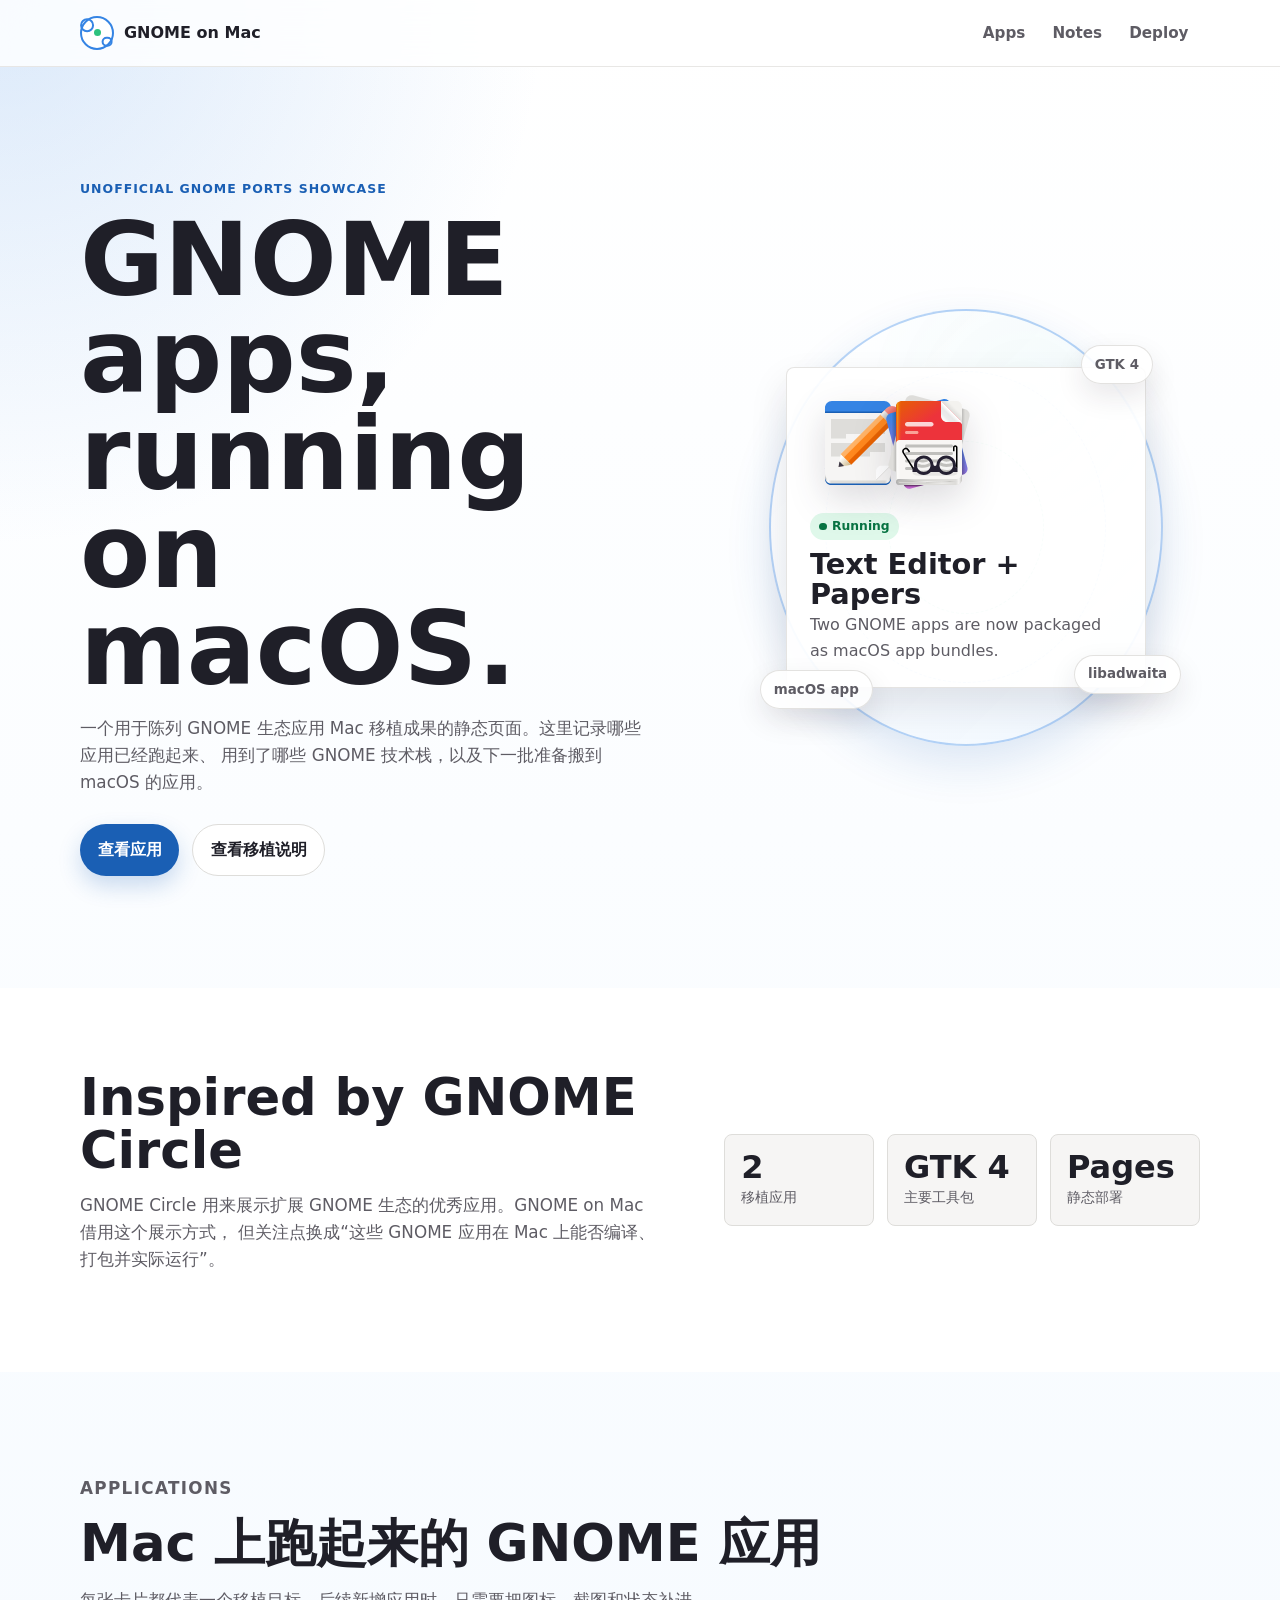
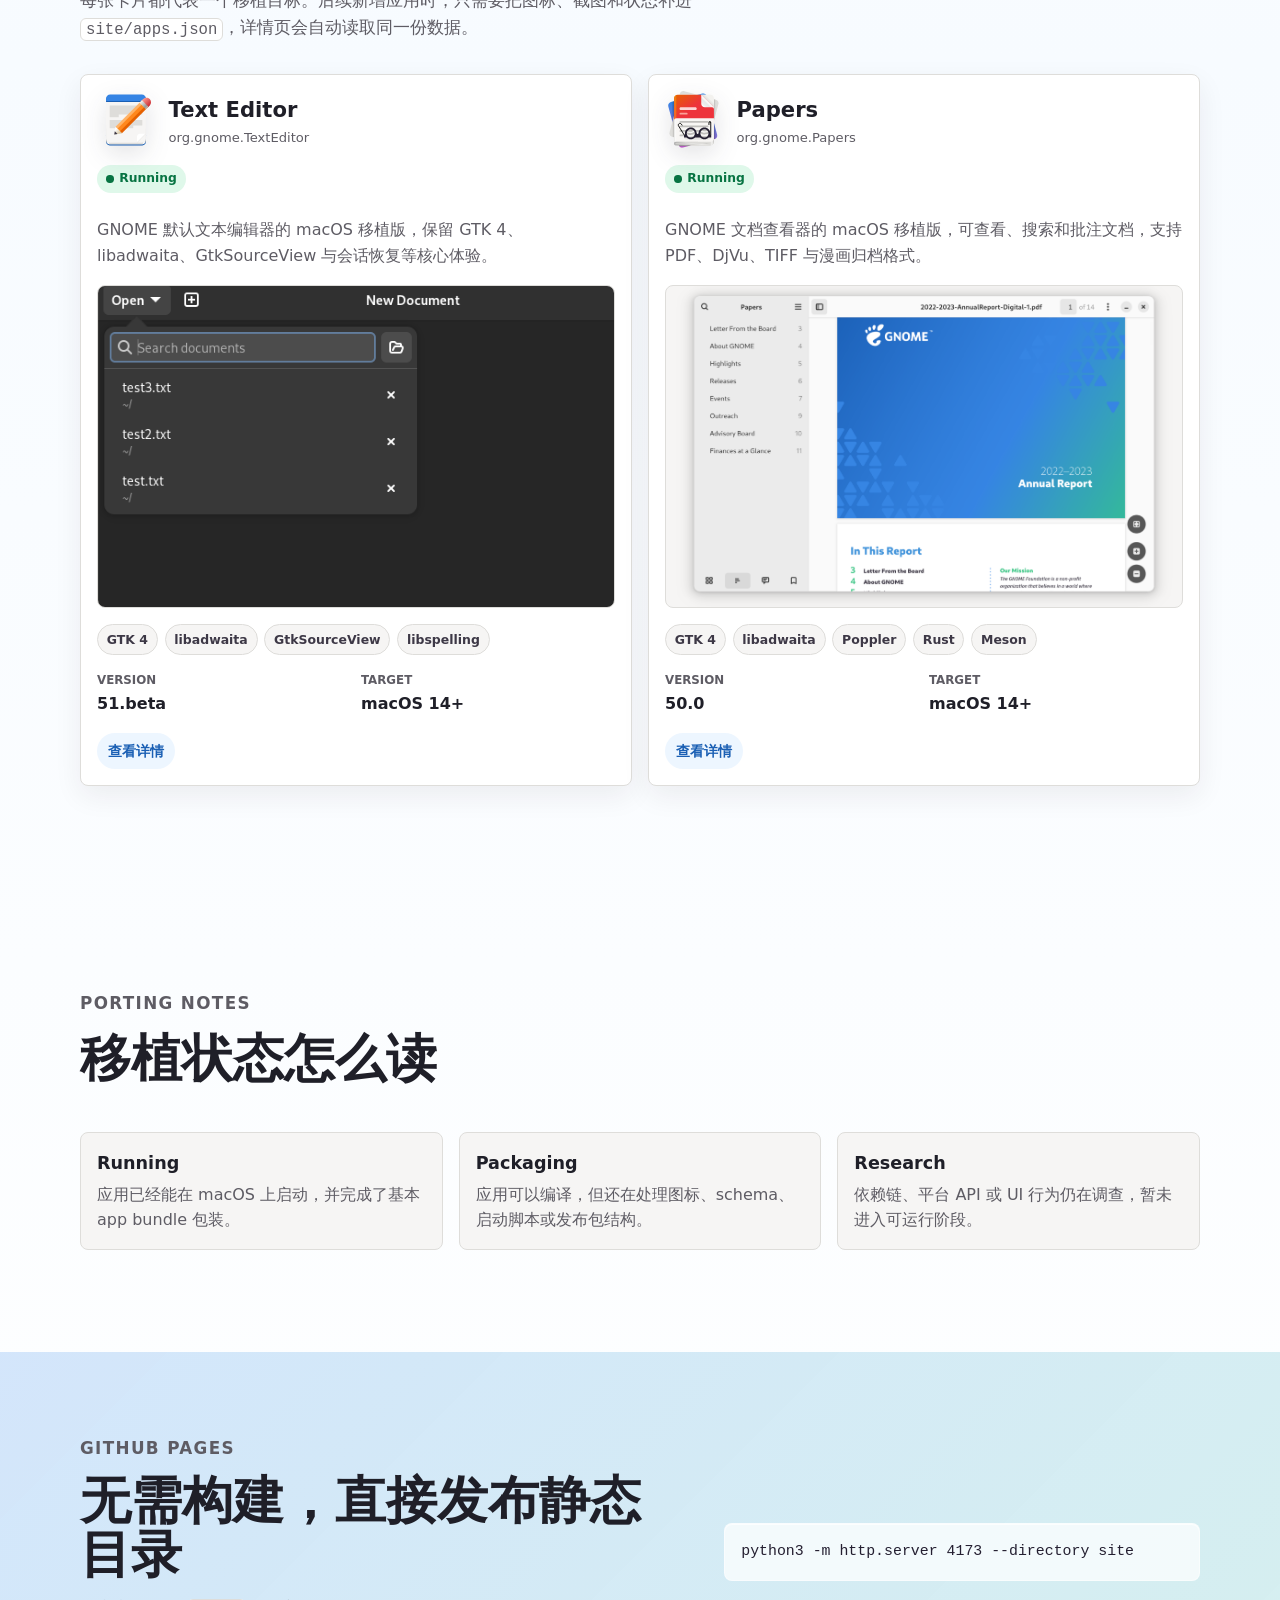
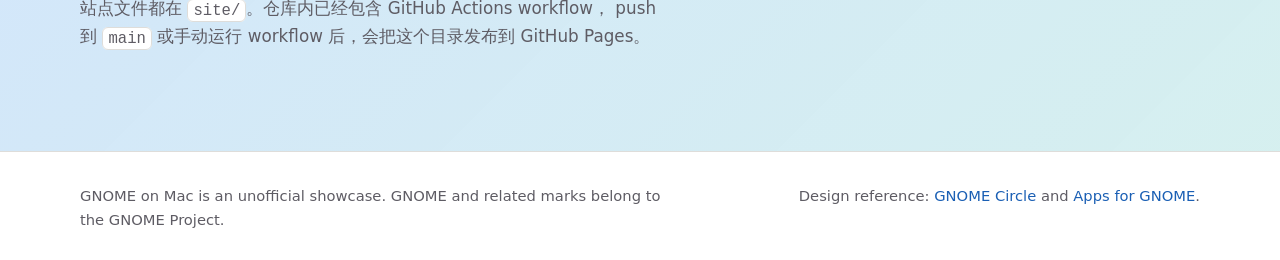
<file: site/index.html>
<!doctype html>
<html lang="zh-CN">
  <head>
    <meta charset="utf-8">
    <meta name="viewport" content="width=device-width, initial-scale=1">
    <meta
      name="description"
      content="GNOME on Mac is an unofficial static catalog of GNOME ecosystem apps ported and running on macOS."
    >
    <meta name="theme-color" content="#3584e4">
    <title>GNOME on Mac</title>
    <link rel="icon" href="favicon.svg" type="image/svg+xml">
    <link rel="stylesheet" href="styles.css">
    <script src="site.js" defer></script>
  </head>
  <body>
    <header class="site-header" aria-label="站点导航">
      <a class="brand" href="#top" aria-label="GNOME on Mac 首页">
        <span class="brand-mark" aria-hidden="true">
          <span class="brand-dot"></span>
        </span>
        <span>GNOME on Mac</span>
      </a>
      <nav class="nav-links" aria-label="主要导航">
        <a href="apps.html#circle">Apps</a>
        <a href="#notes">Notes</a>
        <a href="#deploy">Deploy</a>
      </nav>
    </header>

    <main id="top">
      <section class="hero section-shell" aria-labelledby="hero-title">
        <div class="hero-copy">
          <p class="eyebrow">Unofficial GNOME ports showcase</p>
          <h1 id="hero-title">GNOME apps, running on macOS.</h1>
          <p class="hero-lede">
            一个用于陈列 GNOME 生态应用 Mac 移植成果的静态页面。这里记录哪些应用已经跑起来、
            用到了哪些 GNOME 技术栈，以及下一批准备搬到 macOS 的应用。
          </p>
          <div class="hero-actions" aria-label="页面行动">
            <a class="button primary" href="apps.html#circle">查看应用</a>
            <a class="button secondary" href="#notes">查看移植说明</a>
          </div>
        </div>

        <div class="circle-stage" aria-label="GNOME on Mac 应用预览">
          <div class="circle-rings" aria-hidden="true"></div>
          <a class="featured-app" href="apps.html#circle">
            <div class="featured-icons" aria-hidden="true">
              <img
                src="assets/icons/org.gnome.TextEditor.svg"
                width="96"
                height="96"
                alt=""
              >
              <img
                src="assets/icons/org.gnome.Papers.svg"
                width="96"
                height="96"
                alt=""
              >
            </div>
            <div>
              <p class="status-pill ready">Running</p>
              <h2>Text Editor + Papers</h2>
              <p>Two GNOME apps are now packaged as macOS app bundles.</p>
            </div>
          </a>
          <div class="orbit-item orbit-one">GTK 4</div>
          <div class="orbit-item orbit-two">libadwaita</div>
          <div class="orbit-item orbit-three">macOS app</div>
        </div>
      </section>

      <section class="intro-band" aria-label="站点说明">
        <div class="section-shell intro-grid">
          <div>
            <h2>Inspired by GNOME Circle</h2>
            <p>
              GNOME Circle 用来展示扩展 GNOME 生态的优秀应用。GNOME on Mac 借用这个展示方式，
              但关注点换成“这些 GNOME 应用在 Mac 上能否编译、打包并实际运行”。
            </p>
          </div>
          <div class="metric-row" aria-label="当前统计">
            <div>
              <strong data-count-apps>1</strong>
              <span>移植应用</span>
            </div>
            <div>
              <strong>GTK 4</strong>
              <span>主要工具包</span>
            </div>
            <div>
              <strong>Pages</strong>
              <span>静态部署</span>
            </div>
          </div>
        </div>
      </section>

      <section class="section-shell app-section" id="apps" aria-labelledby="apps-title">
        <div class="section-heading">
          <p class="eyebrow">Applications</p>
          <h2 id="apps-title">Mac 上跑起来的 GNOME 应用</h2>
          <p>
            每张卡片都代表一个移植目标。后续新增应用时，只需要把图标、截图和状态补进
            <code>site/apps.json</code>，详情页会自动读取同一份数据。
          </p>
        </div>
        <div class="app-grid" data-app-grid aria-live="polite"></div>
      </section>

      <section class="section-shell notes-section" id="notes" aria-labelledby="notes-title">
        <div class="section-heading">
          <p class="eyebrow">Porting notes</p>
          <h2 id="notes-title">移植状态怎么读</h2>
        </div>
        <div class="notes-grid">
          <article>
            <h3>Running</h3>
            <p>应用已经能在 macOS 上启动，并完成了基本 app bundle 包装。</p>
          </article>
          <article>
            <h3>Packaging</h3>
            <p>应用可以编译，但还在处理图标、schema、启动脚本或发布包结构。</p>
          </article>
          <article>
            <h3>Research</h3>
            <p>依赖链、平台 API 或 UI 行为仍在调查，暂未进入可运行阶段。</p>
          </article>
        </div>
      </section>

      <section class="deploy-band" id="deploy" aria-labelledby="deploy-title">
        <div class="section-shell deploy-grid">
          <div>
            <p class="eyebrow">GitHub Pages</p>
            <h2 id="deploy-title">无需构建，直接发布静态目录</h2>
            <p>
              站点文件都在 <code>site/</code>。仓库内已经包含 GitHub Actions workflow，
              push 到 <code>main</code> 或手动运行 workflow 后，会把这个目录发布到 GitHub Pages。
            </p>
          </div>
          <pre><code>python3 -m http.server 4173 --directory site</code></pre>
        </div>
      </section>
    </main>

    <footer class="site-footer">
      <div class="section-shell footer-grid">
        <p>
          GNOME on Mac is an unofficial showcase. GNOME and related marks belong to the GNOME Project.
        </p>
        <p>
          Design reference:
          <a href="https://circle.gnome.org/">GNOME Circle</a>
          and
          <a href="https://apps.gnome.org/">Apps for GNOME</a>.
        </p>
      </div>
    </footer>
  </body>
</html>
</file>
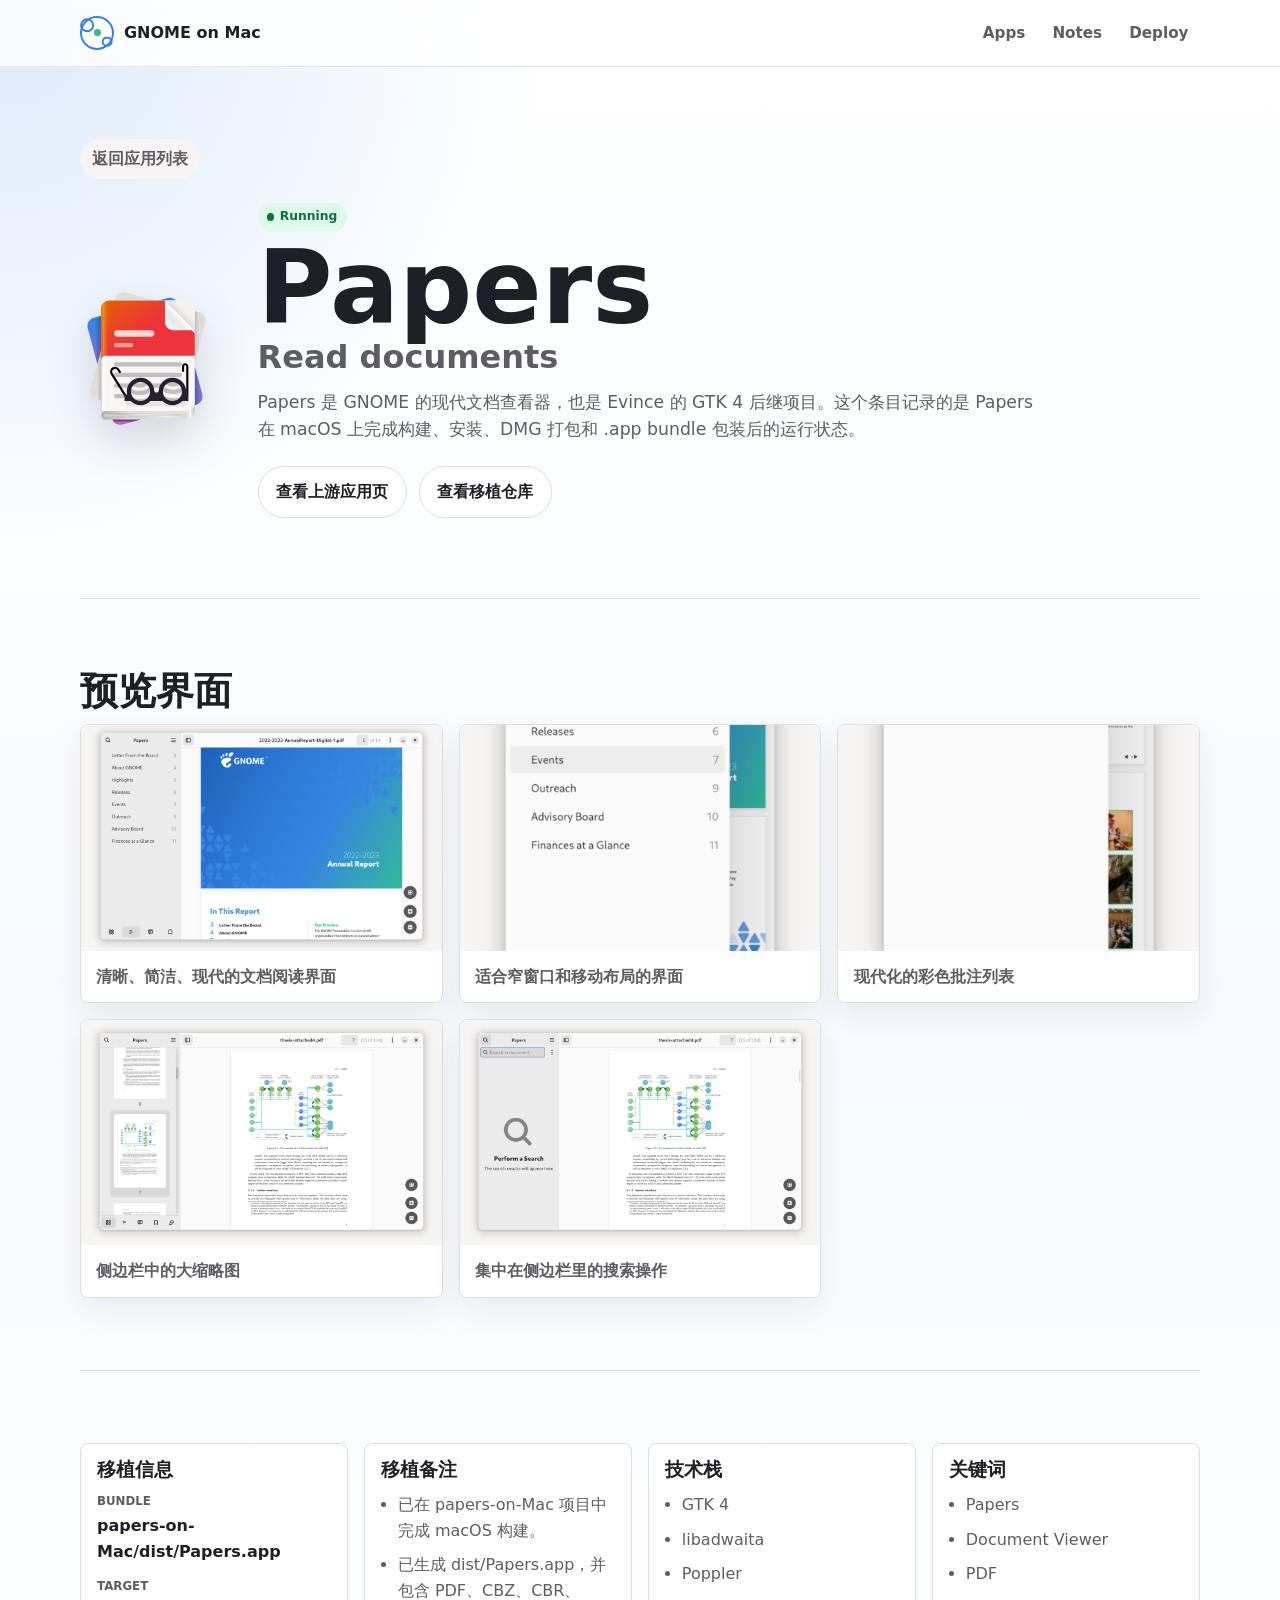
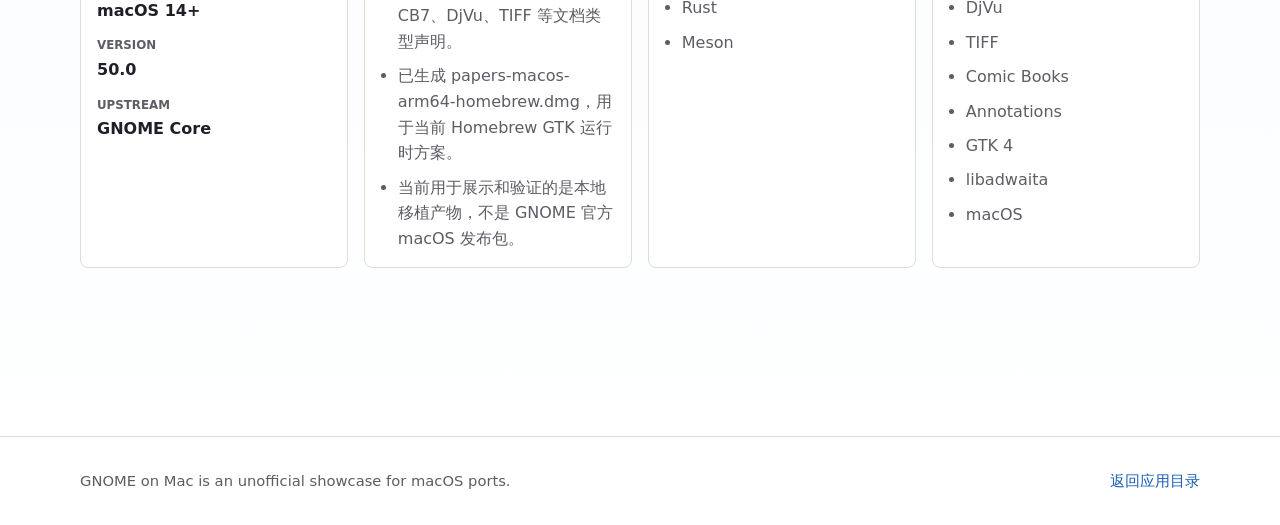
<file: site/apps/papers/index.html>
<!doctype html>
<html lang="zh-CN">
  <head>
    <meta charset="utf-8">
    <meta name="viewport" content="width=device-width, initial-scale=1">
    <meta
      name="description"
      content="Papers for GNOME on Mac: macOS port status, screenshots, toolkit and packaging notes."
    >
    <meta name="theme-color" content="#3584e4">
    <title>Papers - GNOME on Mac</title>
    <link rel="icon" href="../../favicon.svg" type="image/svg+xml">
    <link rel="stylesheet" href="../../styles.css">
    <script src="../../site.js" defer></script>
  </head>
  <body data-apps-json="../../apps.json" data-asset-base="../../">
    <header class="site-header" aria-label="站点导航">
      <a class="brand" href="../../index.html" aria-label="GNOME on Mac 首页">
        <span class="brand-mark" aria-hidden="true">
          <span class="brand-dot"></span>
        </span>
        <span>GNOME on Mac</span>
      </a>
      <nav class="nav-links" aria-label="主要导航">
        <a href="../../apps.html#circle">Apps</a>
        <a href="../../index.html#notes">Notes</a>
        <a href="../../index.html#deploy">Deploy</a>
      </nav>
    </header>

    <main class="detail-shell section-shell" data-app-detail="papers">
      <p class="empty-state">正在读取应用详情...</p>
    </main>

    <footer class="site-footer">
      <div class="section-shell footer-grid">
        <p>GNOME on Mac is an unofficial showcase for macOS ports.</p>
        <p><a href="../../apps.html#circle">返回应用目录</a></p>
      </div>
    </footer>
  </body>
</html>
</file>
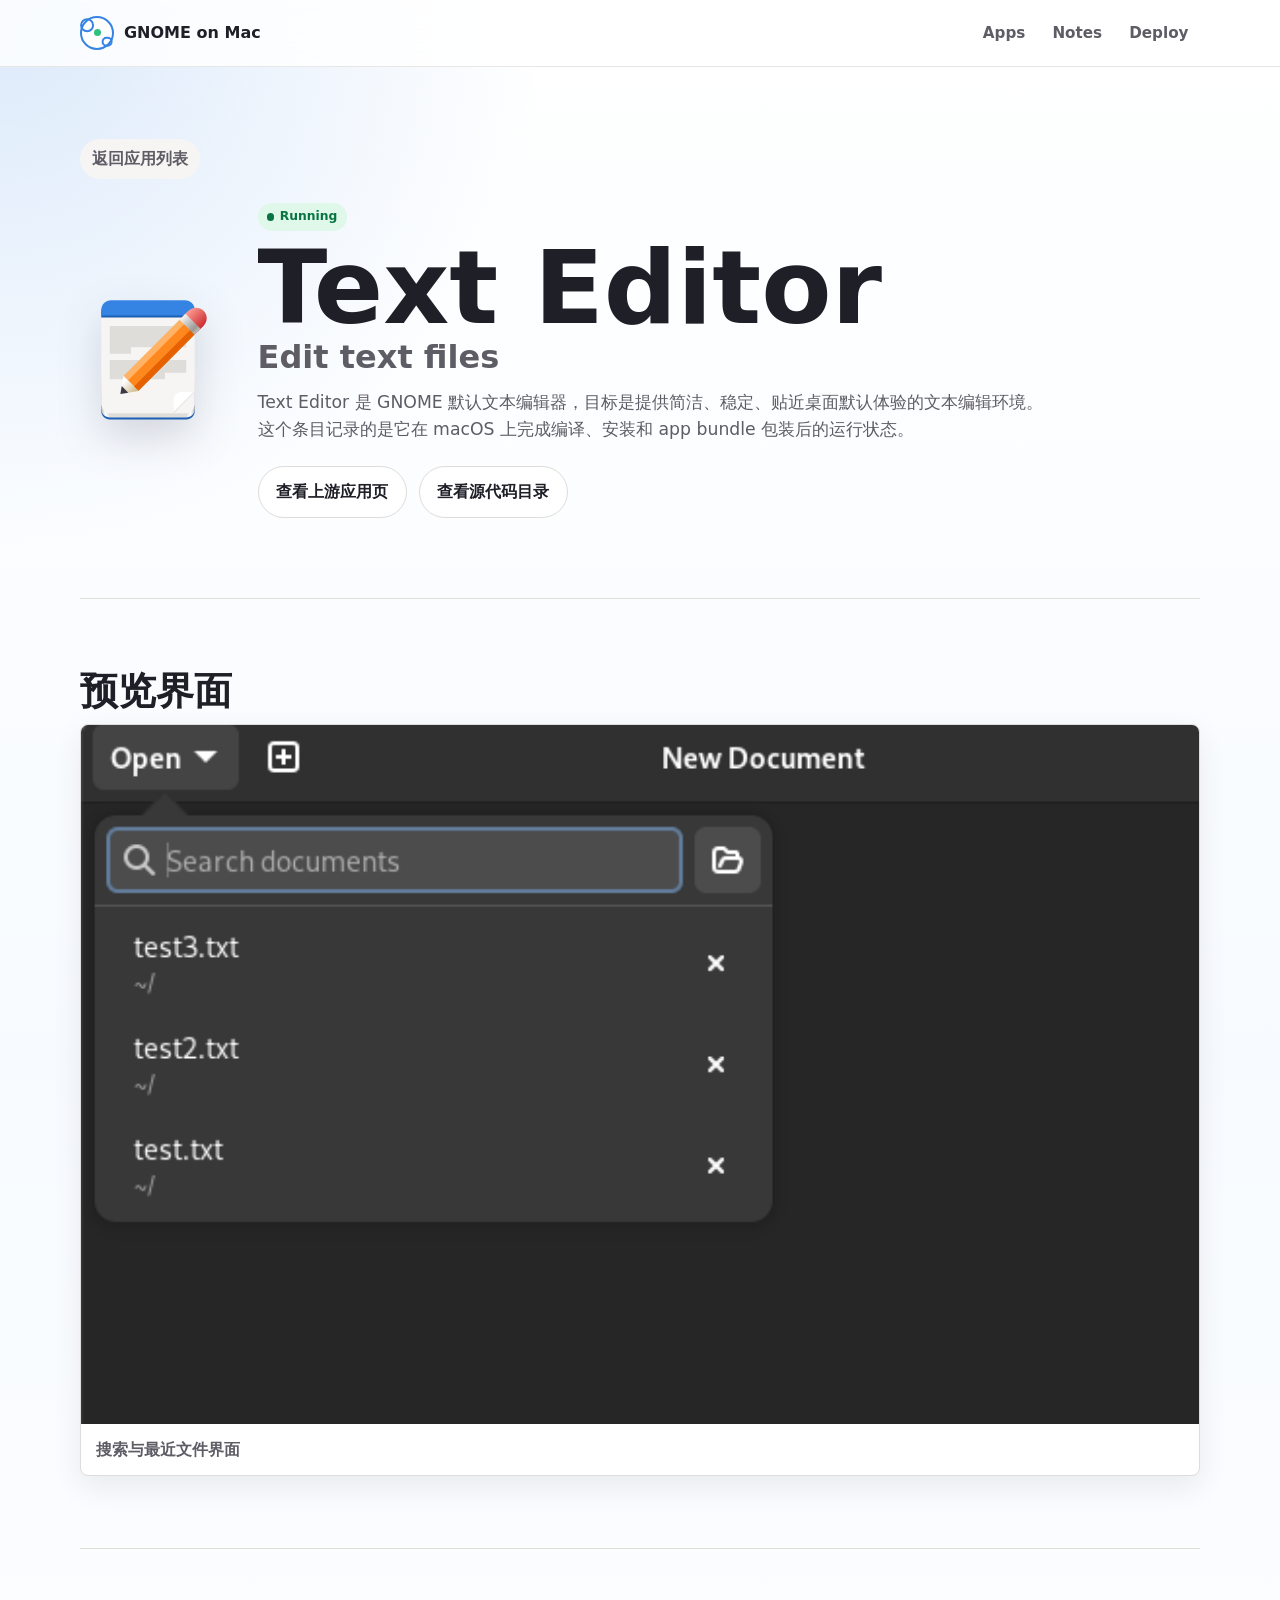
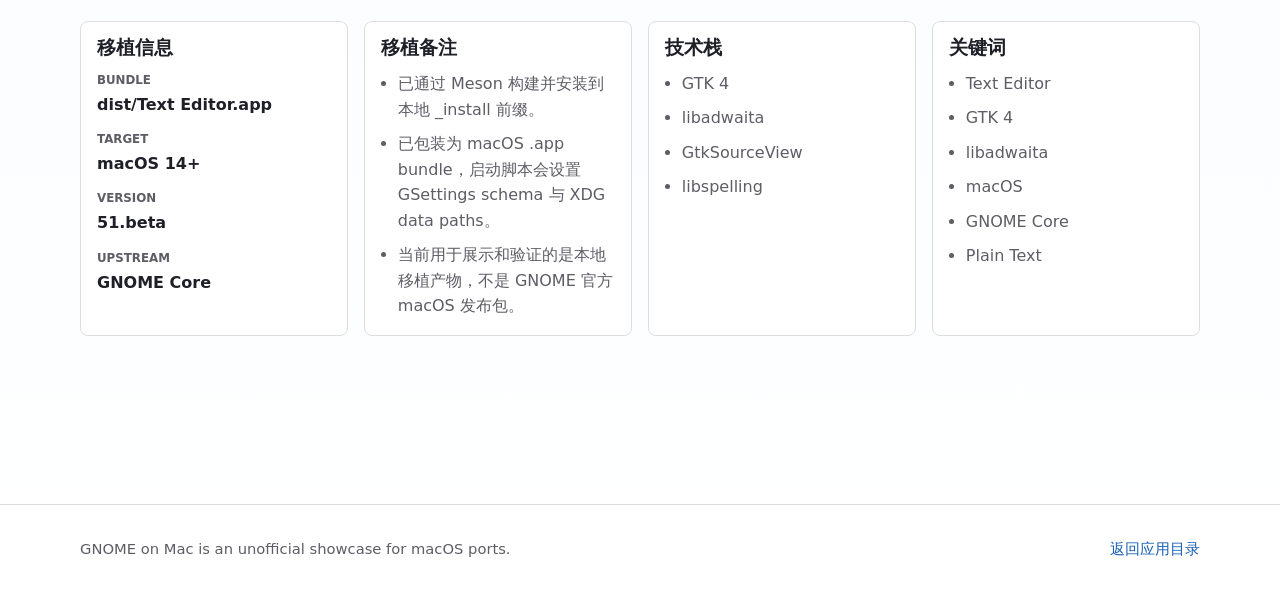
<file: site/apps/text-editor/index.html>
<!doctype html>
<html lang="zh-CN">
  <head>
    <meta charset="utf-8">
    <meta name="viewport" content="width=device-width, initial-scale=1">
    <meta
      name="description"
      content="Text Editor for GNOME on Mac: macOS port status, screenshots, toolkit and packaging notes."
    >
    <meta name="theme-color" content="#3584e4">
    <title>Text Editor - GNOME on Mac</title>
    <link rel="icon" href="../../favicon.svg" type="image/svg+xml">
    <link rel="stylesheet" href="../../styles.css">
    <script src="../../site.js" defer></script>
  </head>
  <body data-apps-json="../../apps.json" data-asset-base="../../">
    <header class="site-header" aria-label="站点导航">
      <a class="brand" href="../../index.html" aria-label="GNOME on Mac 首页">
        <span class="brand-mark" aria-hidden="true">
          <span class="brand-dot"></span>
        </span>
        <span>GNOME on Mac</span>
      </a>
      <nav class="nav-links" aria-label="主要导航">
        <a href="../../apps.html#circle">Apps</a>
        <a href="../../index.html#notes">Notes</a>
        <a href="../../index.html#deploy">Deploy</a>
      </nav>
    </header>

    <main class="detail-shell section-shell" data-app-detail="text-editor">
      <p class="empty-state">正在读取应用详情...</p>
    </main>

    <footer class="site-footer">
      <div class="section-shell footer-grid">
        <p>GNOME on Mac is an unofficial showcase for macOS ports.</p>
        <p><a href="../../apps.html#circle">返回应用目录</a></p>
      </div>
    </footer>
  </body>
</html>
</file>
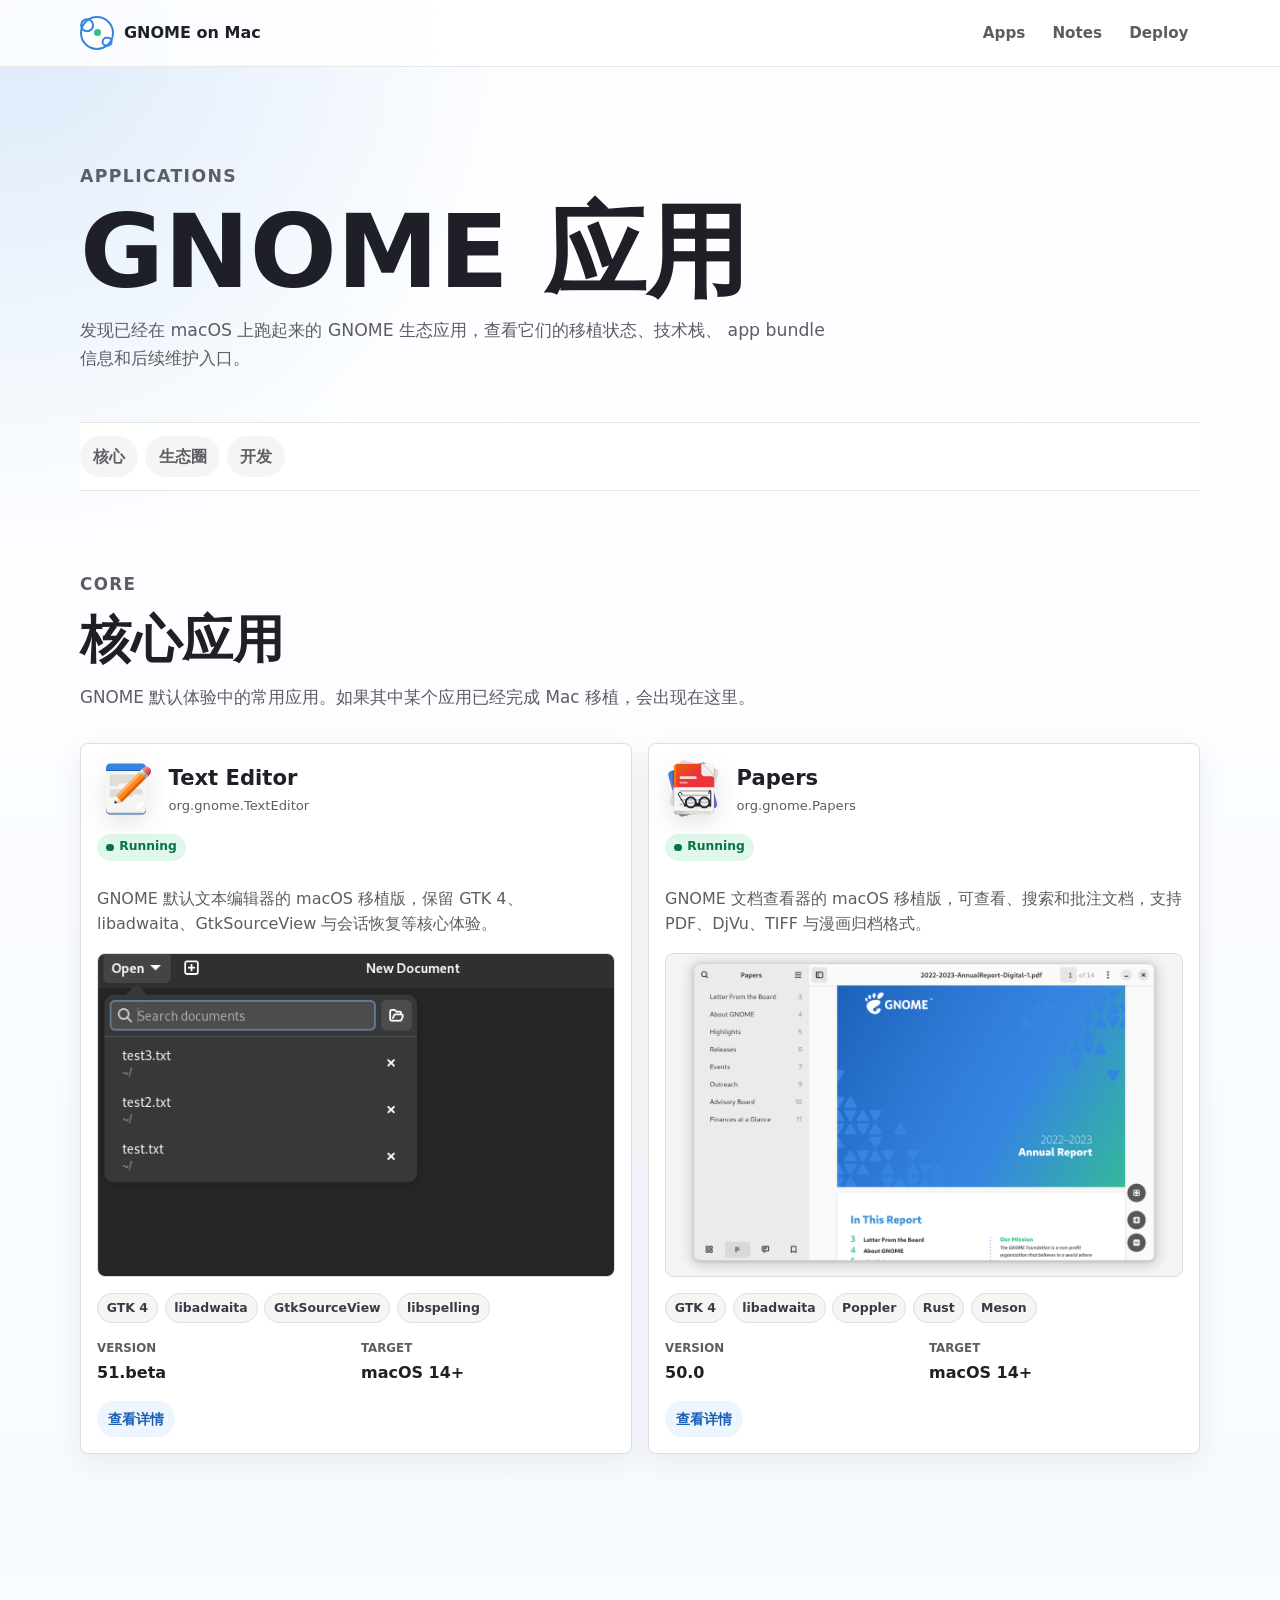
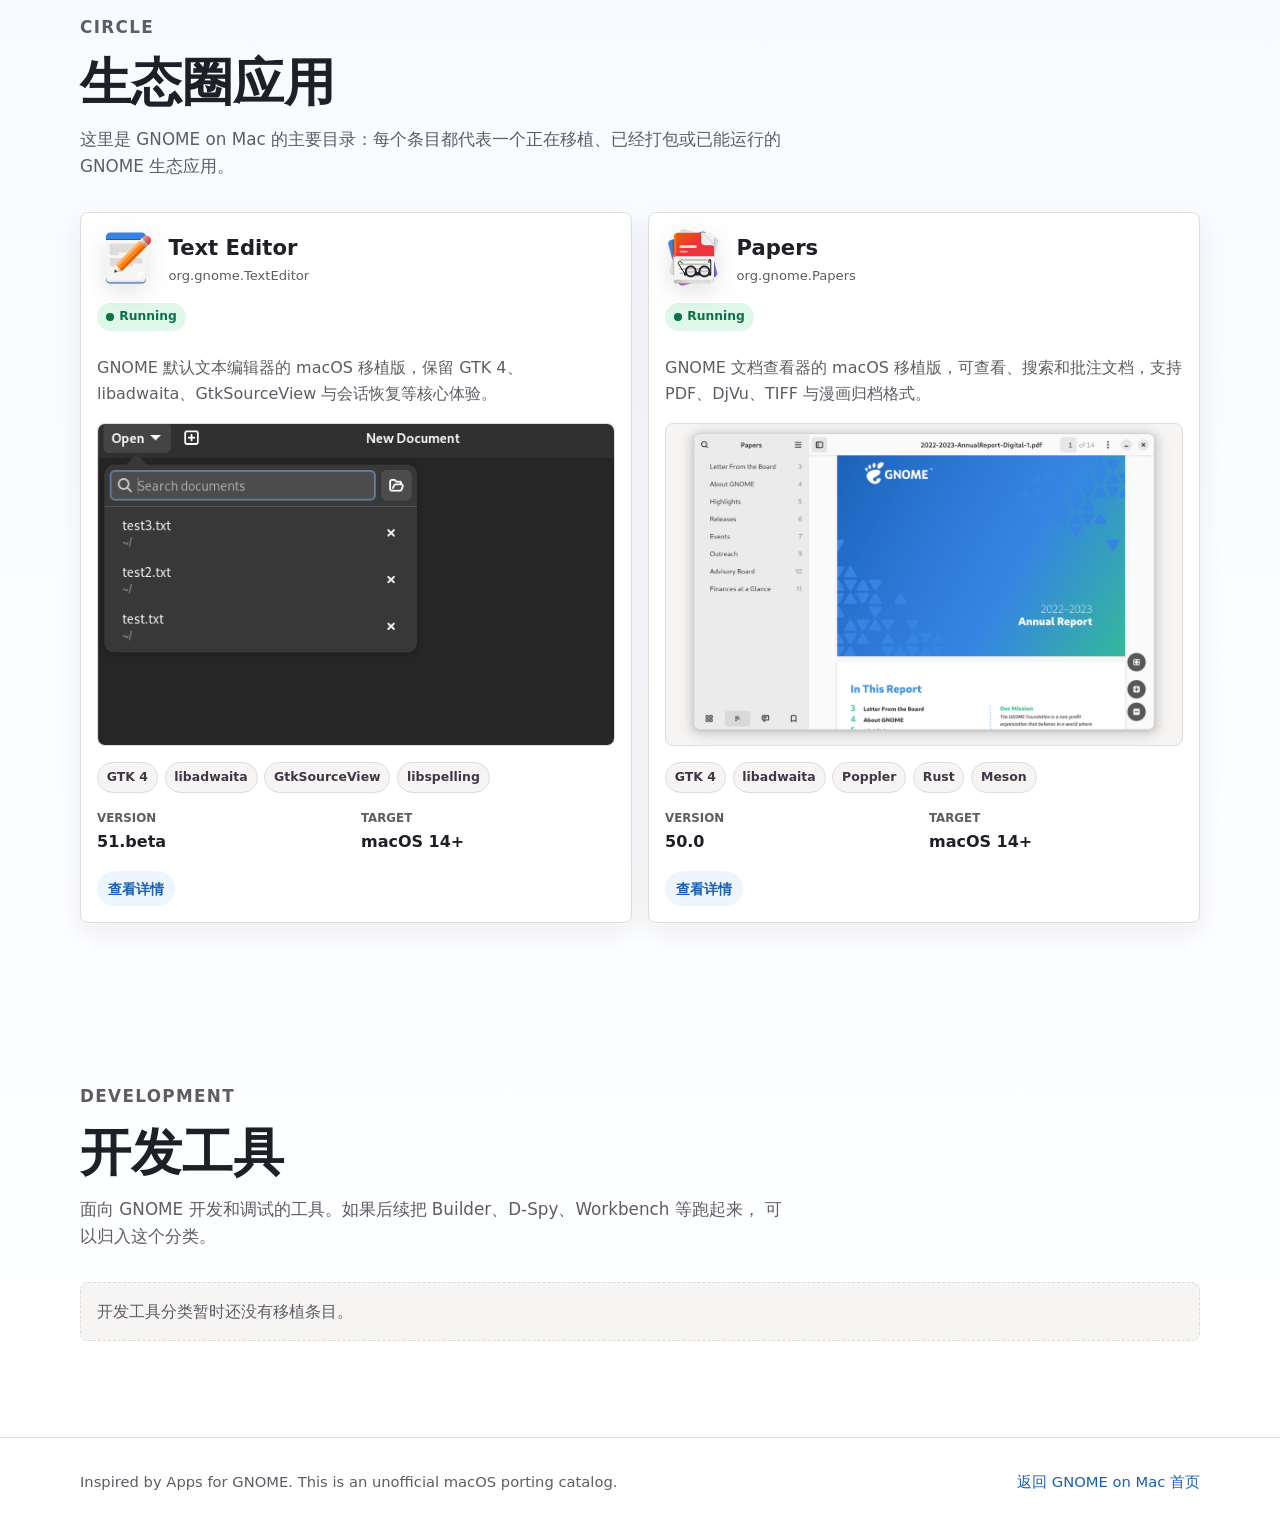
<file: site/apps.html>
<!doctype html>
<html lang="zh-CN">
  <head>
    <meta charset="utf-8">
    <meta name="viewport" content="width=device-width, initial-scale=1">
    <meta
      name="description"
      content="Browse GNOME ecosystem apps ported to macOS in the GNOME on Mac catalog."
    >
    <meta name="theme-color" content="#3584e4">
    <title>应用 - GNOME on Mac</title>
    <link rel="icon" href="favicon.svg" type="image/svg+xml">
    <link rel="stylesheet" href="styles.css">
    <script src="site.js" defer></script>
  </head>
  <body>
    <header class="site-header" aria-label="站点导航">
      <a class="brand" href="index.html" aria-label="GNOME on Mac 首页">
        <span class="brand-mark" aria-hidden="true">
          <span class="brand-dot"></span>
        </span>
        <span>GNOME on Mac</span>
      </a>
      <nav class="nav-links" aria-label="主要导航">
        <a href="apps.html#circle">Apps</a>
        <a href="index.html#notes">Notes</a>
        <a href="index.html#deploy">Deploy</a>
      </nav>
    </header>

    <main>
      <section class="directory-hero section-shell" aria-labelledby="directory-title">
        <p class="eyebrow">Applications</p>
        <h1 id="directory-title">GNOME 应用</h1>
        <p>
          发现已经在 macOS 上跑起来的 GNOME 生态应用，查看它们的移植状态、技术栈、
          app bundle 信息和后续维护入口。
        </p>
      </section>

      <nav class="category-nav section-shell" aria-label="应用分类">
        <a href="#core">核心</a>
        <a href="#circle">生态圈</a>
        <a href="#development">开发</a>
      </nav>

      <section class="directory-section section-shell" id="core" aria-labelledby="core-title">
        <div class="section-heading">
          <p class="eyebrow">Core</p>
          <h2 id="core-title">核心应用</h2>
          <p>
            GNOME 默认体验中的常用应用。如果其中某个应用已经完成 Mac 移植，会出现在这里。
          </p>
        </div>
        <div
          class="directory-grid"
          data-app-list="core"
          data-empty-text="核心分类里还没有单独标记的 Mac 移植条目。"
        ></div>
      </section>

      <section class="directory-section section-shell" id="circle" aria-labelledby="circle-title">
        <div class="section-heading">
          <p class="eyebrow">Circle</p>
          <h2 id="circle-title">生态圈应用</h2>
          <p>
            这里是 GNOME on Mac 的主要目录：每个条目都代表一个正在移植、已经打包或已能运行的
            GNOME 生态应用。
          </p>
        </div>
        <div
          class="directory-grid"
          data-app-list="circle"
          data-empty-text="生态圈目录暂时为空。新的移植应用会显示在这里。"
        ></div>
      </section>

      <section
        class="directory-section section-shell"
        id="development"
        aria-labelledby="development-title"
      >
        <div class="section-heading">
          <p class="eyebrow">Development</p>
          <h2 id="development-title">开发工具</h2>
          <p>
            面向 GNOME 开发和调试的工具。如果后续把 Builder、D-Spy、Workbench 等跑起来，
            可以归入这个分类。
          </p>
        </div>
        <div
          class="directory-grid"
          data-app-list="development"
          data-empty-text="开发工具分类暂时还没有移植条目。"
        ></div>
      </section>
    </main>

    <footer class="site-footer">
      <div class="section-shell footer-grid">
        <p>
          Inspired by Apps for GNOME. This is an unofficial macOS porting catalog.
        </p>
        <p><a href="index.html">返回 GNOME on Mac 首页</a></p>
      </div>
    </footer>
  </body>
</html>
</file>
<file: site/styles.css>
:root {
  color-scheme: light;
  --blue-1: #1a5fb4;
  --blue-2: #3584e4;
  --blue-3: #99c1f1;
  --green: #2ec27e;
  --yellow: #f6d32d;
  --orange: #ff7800;
  --red: #e01b24;
  --ink: #1f1f28;
  --muted: #5e5c64;
  --line: #deddda;
  --surface: #ffffff;
  --surface-raised: #f6f5f4;
  --surface-blue: #edf6ff;
  --shadow: 0 18px 45px rgb(26 95 180 / 14%);
  --radius: 8px;
  --content: 1120px;
  font-family:
    Inter, ui-sans-serif, system-ui, -apple-system, BlinkMacSystemFont, "Segoe UI",
    sans-serif;
}

* {
  box-sizing: border-box;
}

html {
  scroll-behavior: smooth;
}

body {
  margin: 0;
  color: var(--ink);
  background:
    radial-gradient(circle at top left, rgb(153 193 241 / 35%), transparent 34rem),
    linear-gradient(180deg, #ffffff 0%, #f7fbff 48%, #ffffff 100%);
  font-size: 16px;
  line-height: 1.6;
}

body::selection {
  color: #ffffff;
  background: var(--blue-1);
}

a {
  color: var(--blue-1);
  text-decoration: none;
}

a:hover {
  text-decoration: underline;
}

code {
  padding: 0.1rem 0.32rem;
  border: 1px solid var(--line);
  border-radius: 6px;
  background: #ffffff;
  font-size: 0.93em;
}

pre {
  margin: 0;
  overflow: auto;
  border: 1px solid rgb(255 255 255 / 46%);
  border-radius: var(--radius);
  background: rgb(255 255 255 / 72%);
  box-shadow: inset 0 1px 0 rgb(255 255 255 / 70%);
}

pre code {
  display: block;
  padding: 1rem;
  border: 0;
  background: transparent;
  color: #241f31;
  white-space: pre-wrap;
}

.section-shell {
  width: min(var(--content), calc(100% - 40px));
  margin-inline: auto;
}

.site-header {
  position: sticky;
  top: 0;
  z-index: 10;
  display: flex;
  align-items: center;
  justify-content: space-between;
  gap: 1rem;
  padding: 0.85rem max(20px, calc((100vw - var(--content)) / 2));
  border-bottom: 1px solid rgb(222 221 218 / 70%);
  background: rgb(255 255 255 / 82%);
  backdrop-filter: blur(18px) saturate(1.25);
}

.brand,
.nav-links {
  display: flex;
  align-items: center;
}

.brand {
  gap: 0.6rem;
  color: var(--ink);
  font-weight: 800;
  letter-spacing: 0;
}

.brand:hover {
  text-decoration: none;
}

.brand-mark {
  position: relative;
  display: grid;
  width: 2.15rem;
  height: 2.15rem;
  place-items: center;
  border: 2px solid var(--blue-2);
  border-radius: 50%;
  background: #ffffff;
}

.brand-mark::before,
.brand-mark::after {
  position: absolute;
  content: "";
  border: 2px solid var(--blue-2);
  border-radius: 50%;
}

.brand-mark::before {
  width: 0.62rem;
  height: 0.62rem;
  transform: translate(-0.62rem, -0.48rem);
}

.brand-mark::after {
  width: 0.42rem;
  height: 0.42rem;
  transform: translate(0.6rem, 0.55rem);
}

.brand-dot {
  width: 0.44rem;
  height: 0.44rem;
  border-radius: 50%;
  background: var(--green);
}

.nav-links {
  gap: 0.25rem;
}

.nav-links a {
  border-radius: 999px;
  color: var(--muted);
  font-size: 0.95rem;
  font-weight: 700;
  padding: 0.45rem 0.72rem;
}

.nav-links a:hover {
  color: var(--ink);
  background: var(--surface-raised);
  text-decoration: none;
}

.hero {
  display: grid;
  grid-template-columns: minmax(0, 1fr) minmax(320px, 0.82fr);
  gap: clamp(2rem, 7vw, 5rem);
  align-items: center;
  min-height: calc(100vh - 4.2rem);
  padding-block: clamp(4rem, 9vw, 7rem);
}

.eyebrow {
  margin: 0 0 0.75rem;
  color: var(--blue-1);
  font-size: 0.78rem;
  font-weight: 800;
  letter-spacing: 0.08em;
  text-transform: uppercase;
}

h1,
h2,
h3,
p {
  margin-top: 0;
}

h1 {
  max-width: 12ch;
  margin-bottom: 1.1rem;
  font-size: clamp(3.4rem, 8vw, 6.7rem);
  line-height: 0.95;
  letter-spacing: 0;
}

h2 {
  margin-bottom: 0.85rem;
  font-size: clamp(2rem, 4vw, 3.4rem);
  line-height: 1.05;
  letter-spacing: 0;
}

h3 {
  margin-bottom: 0.3rem;
  font-size: 1.1rem;
}

.hero-lede,
.section-heading p,
.intro-grid p,
.deploy-grid p {
  max-width: 66ch;
  color: var(--muted);
  font-size: 1.05rem;
}

.hero-actions {
  display: flex;
  flex-wrap: wrap;
  gap: 0.8rem;
  margin-top: 1.8rem;
}

.button {
  display: inline-flex;
  align-items: center;
  justify-content: center;
  min-height: 2.75rem;
  border-radius: 999px;
  font-weight: 800;
  padding: 0.74rem 1.1rem;
}

.button:hover {
  text-decoration: none;
}

.button.primary {
  color: #ffffff;
  background: var(--blue-1);
  box-shadow: 0 10px 22px rgb(26 95 180 / 22%);
}

.button.primary:hover {
  background: #0f4f9a;
}

.button.secondary {
  color: var(--ink);
  border: 1px solid var(--line);
  background: #ffffff;
}

.button.secondary:hover {
  background: var(--surface-raised);
}

.circle-stage {
  position: relative;
  display: grid;
  min-height: min(70vw, 520px);
  place-items: center;
  isolation: isolate;
}

.circle-rings,
.circle-rings::before,
.circle-rings::after {
  position: absolute;
  border-radius: 50%;
}

.circle-rings {
  inset: 8%;
  border: 2px solid rgb(53 132 228 / 35%);
  background:
    linear-gradient(135deg, rgb(255 255 255 / 86%), rgb(237 246 255 / 82%)),
    radial-gradient(circle at 65% 20%, rgb(51 209 122 / 18%), transparent 38%);
  box-shadow: var(--shadow);
  z-index: -1;
}

.circle-rings::before,
.circle-rings::after {
  content: "";
  inset: 14%;
  border: 1px dashed rgb(53 132 228 / 34%);
}

.circle-rings::after {
  inset: 30%;
  border-color: rgb(46 194 126 / 40%);
}

.featured-app {
  display: grid;
  width: min(86%, 360px);
  gap: 1.1rem;
  padding: 1.45rem;
  border: 1px solid rgb(222 221 218 / 78%);
  border-radius: var(--radius);
  background: rgb(255 255 255 / 92%);
  box-shadow: 0 18px 38px rgb(36 31 49 / 11%);
  color: var(--ink);
}

.featured-app:hover,
.app-card-link:hover {
  transform: translateY(-2px);
  text-decoration: none;
}

.featured-app img,
.featured-icons img {
  width: 96px;
  height: 96px;
  filter: drop-shadow(0 14px 18px rgb(36 31 49 / 16%));
}

.featured-icons {
  display: flex;
  align-items: center;
  min-height: 104px;
}

.featured-icons img + img {
  margin-left: -1.55rem;
}

.featured-app h2 {
  margin-bottom: 0.18rem;
  font-size: 1.8rem;
}

.featured-app p:last-child {
  margin-bottom: 0;
  color: var(--muted);
}

.status-pill {
  display: inline-flex;
  width: fit-content;
  align-items: center;
  gap: 0.35rem;
  margin: 0 0 0.55rem;
  border-radius: 999px;
  padding: 0.24rem 0.58rem;
  font-size: 0.77rem;
  font-weight: 800;
}

.status-pill::before {
  content: "";
  width: 0.46rem;
  height: 0.46rem;
  border-radius: 50%;
  background: currentColor;
}

.status-pill.ready {
  color: #087443;
  background: #dff8ea;
}

.status-pill.packaging {
  color: #8a4b00;
  background: #fff0d6;
}

.status-pill.research {
  color: #1a5fb4;
  background: #e8f1ff;
}

.orbit-item {
  position: absolute;
  border: 1px solid rgb(222 221 218 / 84%);
  border-radius: 999px;
  background: rgb(255 255 255 / 88%);
  box-shadow: 0 12px 28px rgb(36 31 49 / 10%);
  color: var(--muted);
  font-size: 0.84rem;
  font-weight: 800;
  padding: 0.48rem 0.82rem;
}

.orbit-one {
  top: 15%;
  right: 10%;
}

.orbit-two {
  bottom: 18%;
  right: 4%;
}

.orbit-three {
  bottom: 15%;
  left: 6%;
}

.intro-band,
.deploy-band {
  padding-block: clamp(3rem, 7vw, 5.2rem);
  background: var(--surface);
}

.intro-grid,
.deploy-grid {
  display: grid;
  grid-template-columns: minmax(0, 1fr) minmax(300px, 0.82fr);
  gap: clamp(1.5rem, 5vw, 4rem);
  align-items: center;
}

.metric-row {
  display: grid;
  grid-template-columns: repeat(3, minmax(0, 1fr));
  gap: 0.8rem;
}

.metric-row div,
.notes-grid article {
  padding: 1rem;
  border: 1px solid var(--line);
  border-radius: var(--radius);
  background: var(--surface-raised);
}

.metric-row strong,
.metric-row span {
  display: block;
}

.metric-row strong {
  margin-bottom: 0.18rem;
  font-size: clamp(1.35rem, 3vw, 2rem);
  line-height: 1;
}

.metric-row span {
  color: var(--muted);
  font-size: 0.9rem;
}

.app-section,
.notes-section {
  padding-block: clamp(4rem, 8vw, 6.4rem);
}

.directory-hero {
  padding-block: clamp(4rem, 8vw, 6rem) 2rem;
}

.directory-hero h1 {
  max-width: 14ch;
}

.directory-hero p {
  max-width: 68ch;
  color: var(--muted);
  font-size: 1.08rem;
}

.category-nav {
  position: sticky;
  top: 4.15rem;
  z-index: 8;
  display: flex;
  gap: 0.45rem;
  overflow-x: auto;
  padding-block: 0.8rem;
  border-block: 1px solid rgb(222 221 218 / 72%);
  background: rgb(255 255 255 / 86%);
  backdrop-filter: blur(18px) saturate(1.2);
}

.category-nav a {
  flex: 0 0 auto;
  border-radius: 999px;
  background: var(--surface-raised);
  color: var(--muted);
  font-weight: 800;
  padding: 0.5rem 0.82rem;
}

.category-nav a:hover {
  background: #ffffff;
  color: var(--ink);
  text-decoration: none;
}

.directory-section {
  scroll-margin-top: 8rem;
  padding-block: clamp(3.4rem, 7vw, 5rem);
}

.section-heading {
  display: grid;
  gap: 0.2rem;
  margin-bottom: 2rem;
}

.section-heading p:last-child {
  margin-bottom: 0;
}

.app-grid {
  display: grid;
  grid-template-columns: repeat(auto-fit, minmax(260px, 1fr));
  gap: 1rem;
}

.directory-grid {
  display: grid;
  grid-template-columns: repeat(auto-fit, minmax(250px, 1fr));
  gap: 1rem;
}

.app-card {
  display: grid;
  gap: 1rem;
  align-content: start;
  min-height: 100%;
  padding: 1rem;
  border: 1px solid var(--line);
  border-radius: var(--radius);
  background: var(--surface);
  box-shadow: 0 10px 28px rgb(36 31 49 / 7%);
}

.app-card-link {
  color: var(--ink);
  transition:
    transform 160ms ease,
    box-shadow 160ms ease,
    border-color 160ms ease;
}

.app-card-link:hover {
  border-color: rgb(53 132 228 / 42%);
  box-shadow: 0 16px 34px rgb(36 31 49 / 11%);
}

.app-card-header {
  display: grid;
  grid-template-columns: auto minmax(0, 1fr);
  gap: 0.85rem;
  align-items: center;
}

.app-card img.app-icon {
  width: 58px;
  height: 58px;
  filter: drop-shadow(0 8px 12px rgb(36 31 49 / 12%));
}

.app-card h3 {
  margin: 0;
  font-size: 1.32rem;
}

.app-id {
  margin: 0;
  color: var(--muted);
  font-size: 0.82rem;
  overflow-wrap: anywhere;
}

.app-card .summary {
  margin-bottom: 0;
  color: var(--muted);
}

.app-shot {
  overflow: hidden;
  border: 1px solid var(--line);
  border-radius: var(--radius);
  background: var(--surface-raised);
  aspect-ratio: 16 / 10;
}

.app-shot img {
  display: block;
  width: 100%;
  height: 100%;
  object-fit: cover;
}

.chip-list {
  display: flex;
  flex-wrap: wrap;
  gap: 0.42rem;
  margin: 0;
  padding: 0;
  list-style: none;
}

.chip-list li {
  border: 1px solid var(--line);
  border-radius: 999px;
  background: var(--surface-raised);
  color: #3d3846;
  font-size: 0.78rem;
  font-weight: 700;
  padding: 0.26rem 0.55rem;
}

.app-meta {
  display: grid;
  grid-template-columns: repeat(2, minmax(0, 1fr));
  gap: 0.62rem;
  margin: 0;
}

.app-meta div {
  min-width: 0;
}

.app-meta dt {
  color: var(--muted);
  font-size: 0.74rem;
  font-weight: 800;
  text-transform: uppercase;
}

.app-meta dd {
  margin: 0.12rem 0 0;
  overflow-wrap: anywhere;
  font-weight: 800;
}

.app-card-footer {
  display: inline-flex;
  width: fit-content;
  align-items: center;
  justify-content: center;
  border-radius: 999px;
  background: var(--surface-blue);
  color: var(--blue-1);
  font-size: 0.86rem;
  font-weight: 800;
  padding: 0.42rem 0.7rem;
}

.notes-grid {
  display: grid;
  grid-template-columns: repeat(3, minmax(0, 1fr));
  gap: 1rem;
}

.notes-grid p {
  margin-bottom: 0;
  color: var(--muted);
}

.deploy-band {
  background:
    linear-gradient(135deg, rgb(53 132 228 / 14%), rgb(46 194 126 / 12%)),
    var(--surface-blue);
}

.site-footer {
  padding-block: 2rem;
  border-top: 1px solid var(--line);
  background: #ffffff;
}

.footer-grid {
  display: flex;
  flex-wrap: wrap;
  justify-content: space-between;
  gap: 1rem;
}

.footer-grid p {
  max-width: 62ch;
  margin: 0;
  color: var(--muted);
  font-size: 0.92rem;
}

.empty-state {
  padding: 1rem;
  border: 1px dashed var(--line);
  border-radius: var(--radius);
  background: var(--surface-raised);
  color: var(--muted);
}

.detail-shell {
  padding-block: clamp(2rem, 6vw, 4.5rem) clamp(4rem, 8vw, 6rem);
}

.back-link {
  display: inline-flex;
  margin-bottom: 1.5rem;
  border-radius: 999px;
  background: var(--surface-raised);
  color: var(--muted);
  font-weight: 800;
  padding: 0.44rem 0.74rem;
}

.back-link:hover {
  background: #ffffff;
  color: var(--ink);
  text-decoration: none;
}

.detail-hero {
  display: grid;
  grid-template-columns: auto minmax(0, 1fr);
  gap: clamp(1.4rem, 4vw, 2.6rem);
  align-items: center;
  padding-bottom: clamp(3rem, 7vw, 5rem);
}

.detail-icon {
  width: clamp(88px, 15vw, 136px);
  height: clamp(88px, 15vw, 136px);
  filter: drop-shadow(0 18px 22px rgb(36 31 49 / 16%));
}

.detail-hero h1 {
  max-width: 14ch;
  margin-bottom: 0.25rem;
}

.detail-hero h2 {
  margin-bottom: 0.9rem;
  color: var(--muted);
  font-size: clamp(1.4rem, 3vw, 2rem);
  font-weight: 750;
}

.detail-description {
  max-width: 72ch;
  color: var(--muted);
  font-size: 1.08rem;
}

.detail-actions {
  display: flex;
  flex-wrap: wrap;
  gap: 0.75rem;
  margin-top: 1.4rem;
}

.detail-section {
  padding-block: clamp(2.6rem, 6vw, 4.5rem);
  border-top: 1px solid var(--line);
}

.detail-section h2 {
  font-size: clamp(1.7rem, 3vw, 2.5rem);
}

.screenshot-grid {
  display: grid;
  grid-template-columns: repeat(auto-fit, minmax(280px, 1fr));
  gap: 1rem;
}

.screenshot-grid figure {
  margin: 0;
  overflow: hidden;
  border: 1px solid var(--line);
  border-radius: var(--radius);
  background: var(--surface);
  box-shadow: 0 12px 30px rgb(36 31 49 / 8%);
}

.screenshot-grid img {
  display: block;
  width: 100%;
  aspect-ratio: 16 / 10;
  object-fit: cover;
  background: var(--surface-raised);
}

.screenshot-grid figcaption {
  padding: 0.8rem 0.95rem;
  color: var(--muted);
  font-weight: 800;
}

.detail-info-grid {
  display: grid;
  grid-template-columns: repeat(auto-fit, minmax(230px, 1fr));
  gap: 1rem;
}

.detail-info-grid article {
  padding: 1rem;
  border: 1px solid var(--line);
  border-radius: var(--radius);
  background: var(--surface);
}

.detail-info-grid h2 {
  margin-bottom: 0.8rem;
  font-size: 1.18rem;
}

.info-list {
  display: grid;
  gap: 0.8rem;
  margin: 0;
}

.info-list dt {
  color: var(--muted);
  font-size: 0.74rem;
  font-weight: 800;
  text-transform: uppercase;
}

.info-list dd {
  margin: 0.12rem 0 0;
  overflow-wrap: anywhere;
  font-weight: 800;
}

.detail-list {
  display: grid;
  gap: 0.55rem;
  margin: 0;
  padding-left: 1.05rem;
  color: var(--muted);
}

@media (max-width: 840px) {
  .hero,
  .intro-grid,
  .deploy-grid,
  .notes-grid,
  .detail-hero {
    grid-template-columns: 1fr;
  }

  .hero {
    min-height: 0;
  }

  h1 {
    max-width: 9ch;
  }

  .circle-stage {
    min-height: 430px;
  }
}

@media (max-width: 620px) {
  .site-header {
    position: static;
    align-items: flex-start;
    flex-direction: column;
  }

  .nav-links {
    width: 100%;
    overflow-x: auto;
    padding-bottom: 0.1rem;
  }

  .section-shell {
    width: min(100% - 28px, var(--content));
  }

  h1 {
    font-size: clamp(3rem, 18vw, 4.2rem);
  }

  .metric-row,
  .app-meta {
    grid-template-columns: 1fr;
  }

  .circle-stage {
    min-height: 380px;
  }

  .category-nav {
    top: 0;
  }

  .featured-app {
    width: min(94%, 330px);
  }

  .orbit-item {
    font-size: 0.76rem;
  }
}
</file>
